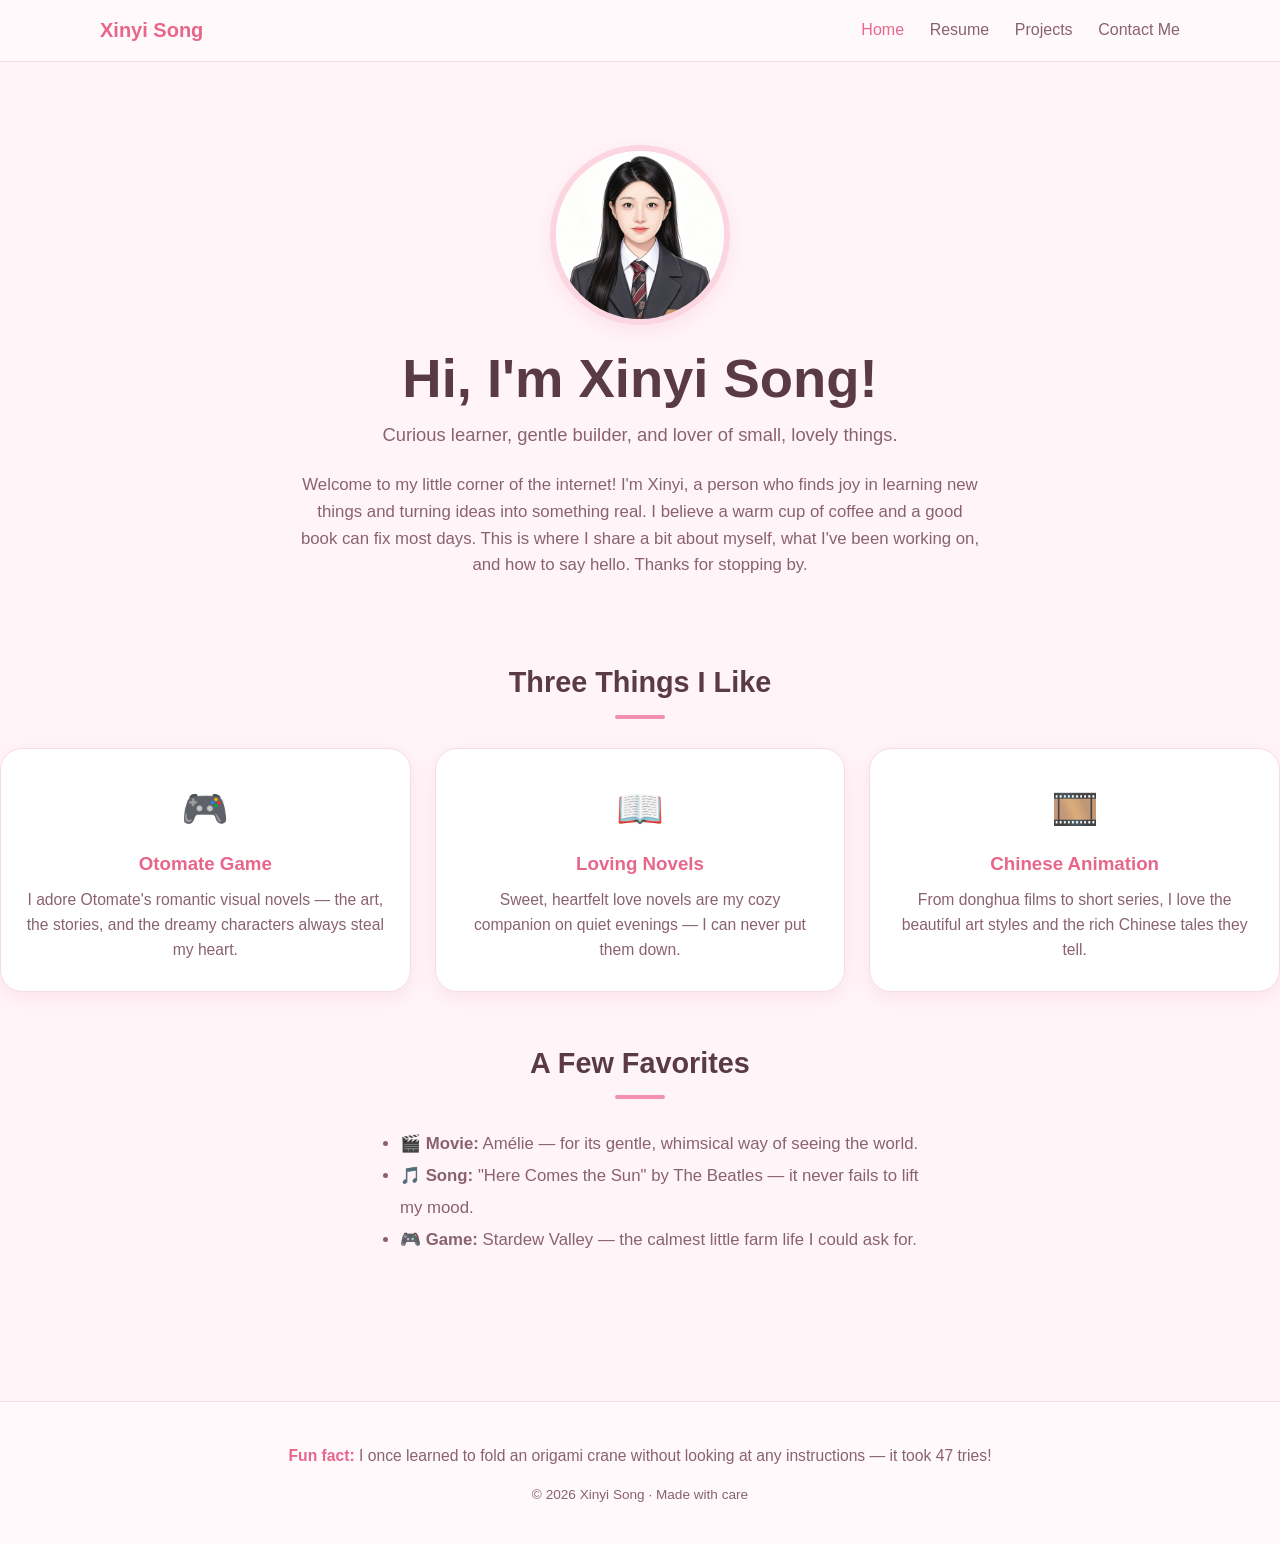
<file: index.html>
<!DOCTYPE html>
<html lang="en">
<head>
  <meta charset="UTF-8" />
  <meta name="viewport" content="width=device-width, initial-scale=1.0" />
  <title>Xinyi Song - Home</title>
  <link rel="stylesheet" href="styles.css" />
</head>
<body>
  <header class="site-header">
    <div class="container nav">
      <span class="brand">Xinyi Song</span>
      <button class="menu-toggle" onclick="document.getElementById('navLinks').classList.toggle('open')">☰</button>
      <ul class="nav-links" id="navLinks">
        <li><a href="index.html" class="active">Home</a></li>
        <li><a href="resume.html">Resume</a></li>
        <li><a href="projects.html">Projects</a></li>
        <li><a href="contact.html">Contact Me</a></li>
      </ul>
    </div>
  </header>

  <main class="page">
    <section class="hero">
      <img class="headshot" src="92E61BEE-AD50-41E1-A040-DAD7E8413ADA.jpeg" alt="Cute girl illustration of Xinyi Song" />
      <h1>Hi, I'm Xinyi Song!</h1>
      <p class="tagline">Curious learner, gentle builder, and lover of small, lovely things.</p>
      <p class="intro">
        Welcome to my little corner of the internet! I'm Xinyi, a person who finds joy in learning
        new things and turning ideas into something real. I believe a warm cup of coffee and a good
        book can fix most days. This is where I share a bit about myself, what I've been working on,
        and how to say hello. Thanks for stopping by.
      </p>
    </section>

    <section class="section">
      <h2 class="section-title">Three Things I Like</h2>
      <div class="likes-grid">
        <article class="card">
          <div class="icon">🎮</div>
          <h3>Otomate Game</h3>
          <p>I adore Otomate's romantic visual novels — the art, the stories, and the dreamy characters always steal my heart.</p>
        </article>
        <article class="card">
          <div class="icon">📖</div>
          <h3>Loving Novels</h3>
          <p>Sweet, heartfelt love novels are my cozy companion on quiet evenings — I can never put them down.</p>
        </article>
        <article class="card">
          <div class="icon">🎞️</div>
          <h3>Chinese Animation</h3>
          <p>From donghua films to short series, I love the beautiful art styles and the rich Chinese tales they tell.</p>
        </article>
      </div>
    </section>

    <section class="section">
      <h2 class="section-title">A Few Favorites</h2>
      <div style="max-width:560px; margin:0 auto;">
        <ul style="line-height:1.9; font-size:1.05rem; color:var(--text-soft);">
          <li>🎬 <strong>Movie:</strong> Amélie — for its gentle, whimsical way of seeing the world.</li>
          <li>🎵 <strong>Song:</strong> "Here Comes the Sun" by The Beatles — it never fails to lift my mood.</li>
          <li>🎮 <strong>Game:</strong> Stardew Valley — the calmest little farm life I could ask for.</li>
        </ul>
      </div>
    </section>
  </main>

  <footer class="site-footer">
    <p class="fun-fact"><strong>Fun fact:</strong> I once learned to fold an origami crane without looking at any instructions — it took 47 tries!</p>
    <p class="footer-copy">© 2026 Xinyi Song · Made with care</p>
  </footer>
</body>
</html>
</file>
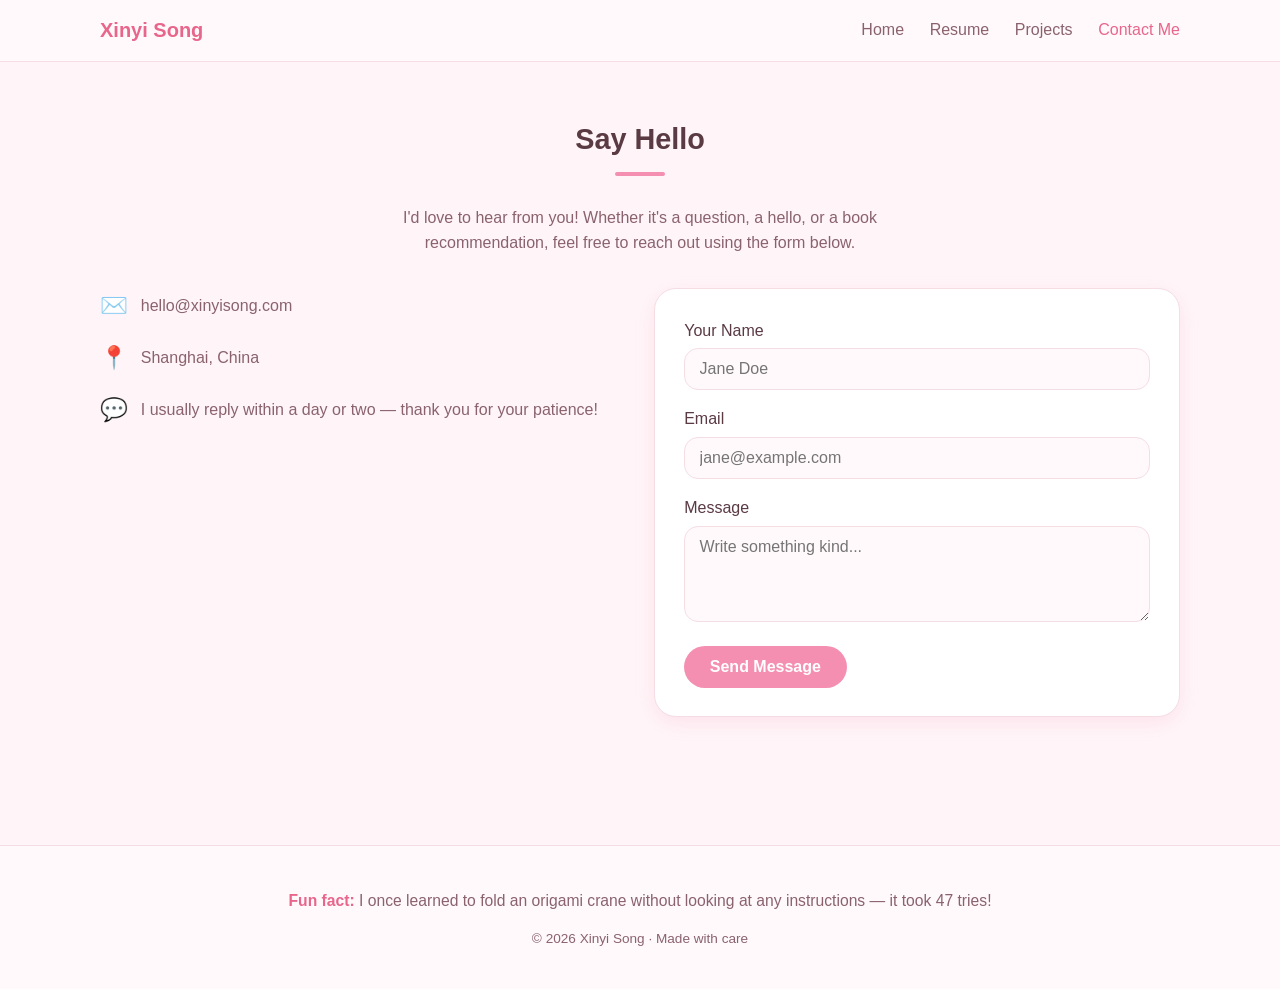
<file: contact.html>
<!DOCTYPE html>
<html lang="en">
<head>
  <meta charset="UTF-8" />
  <meta name="viewport" content="width=device-width, initial-scale=1.0" />
  <title>Xinyi Song - Contact Me</title>
  <link rel="stylesheet" href="styles.css" />
</head>
<body>
  <header class="site-header">
    <div class="container nav">
      <span class="brand">Xinyi Song</span>
      <button class="menu-toggle" onclick="document.getElementById('navLinks').classList.toggle('open')">☰</button>
      <ul class="nav-links" id="navLinks">
        <li><a href="index.html">Home</a></li>
        <li><a href="resume.html">Resume</a></li>
        <li><a href="projects.html">Projects</a></li>
        <li><a href="contact.html" class="active">Contact Me</a></li>
      </ul>
    </div>
  </header>

  <main class="page">
    <div class="container">
      <h1 class="section-title">Say Hello</h1>
      <p style="text-align:center; color:var(--text-soft); max-width:600px; margin:0 auto 2rem;">
        I'd love to hear from you! Whether it's a question, a hello, or a book recommendation,
        feel free to reach out using the form below.
      </p>

      <div class="contact-wrap">
        <div class="contact-info">
          <div class="info-item">
            <span class="icon">✉️</span>
            <span>hello@xinyisong.com</span>
          </div>
          <div class="info-item">
            <span class="icon">📍</span>
            <span>Shanghai, China</span>
          </div>
          <div class="info-item">
            <span class="icon">💬</span>
            <span>I usually reply within a day or two — thank you for your patience!</span>
          </div>
        </div>

        <form class="contact-form" onsubmit="event.preventDefault(); document.getElementById('formMsg').style.display='block'; this.reset();">
          <div class="field">
            <label for="name">Your Name</label>
            <input type="text" id="name" name="name" placeholder="Jane Doe" required />
          </div>
          <div class="field">
            <label for="email">Email</label>
            <input type="email" id="email" name="email" placeholder="jane@example.com" required />
          </div>
          <div class="field">
            <label for="message">Message</label>
            <textarea id="message" name="message" rows="4" placeholder="Write something kind..." required></textarea>
          </div>
          <button type="submit" class="btn">Send Message</button>
          <p id="formMsg" style="display:none; margin-top:1rem; color:var(--primary-dark);">
            Thank you! Your message has been noted. 💛
          </p>
        </form>
      </div>
    </div>
  </main>

  <footer class="site-footer">
    <p class="fun-fact"><strong>Fun fact:</strong> I once learned to fold an origami crane without looking at any instructions — it took 47 tries!</p>
    <p class="footer-copy">© 2026 Xinyi Song · Made with care</p>
  </footer>
</body>
</html>
</file>
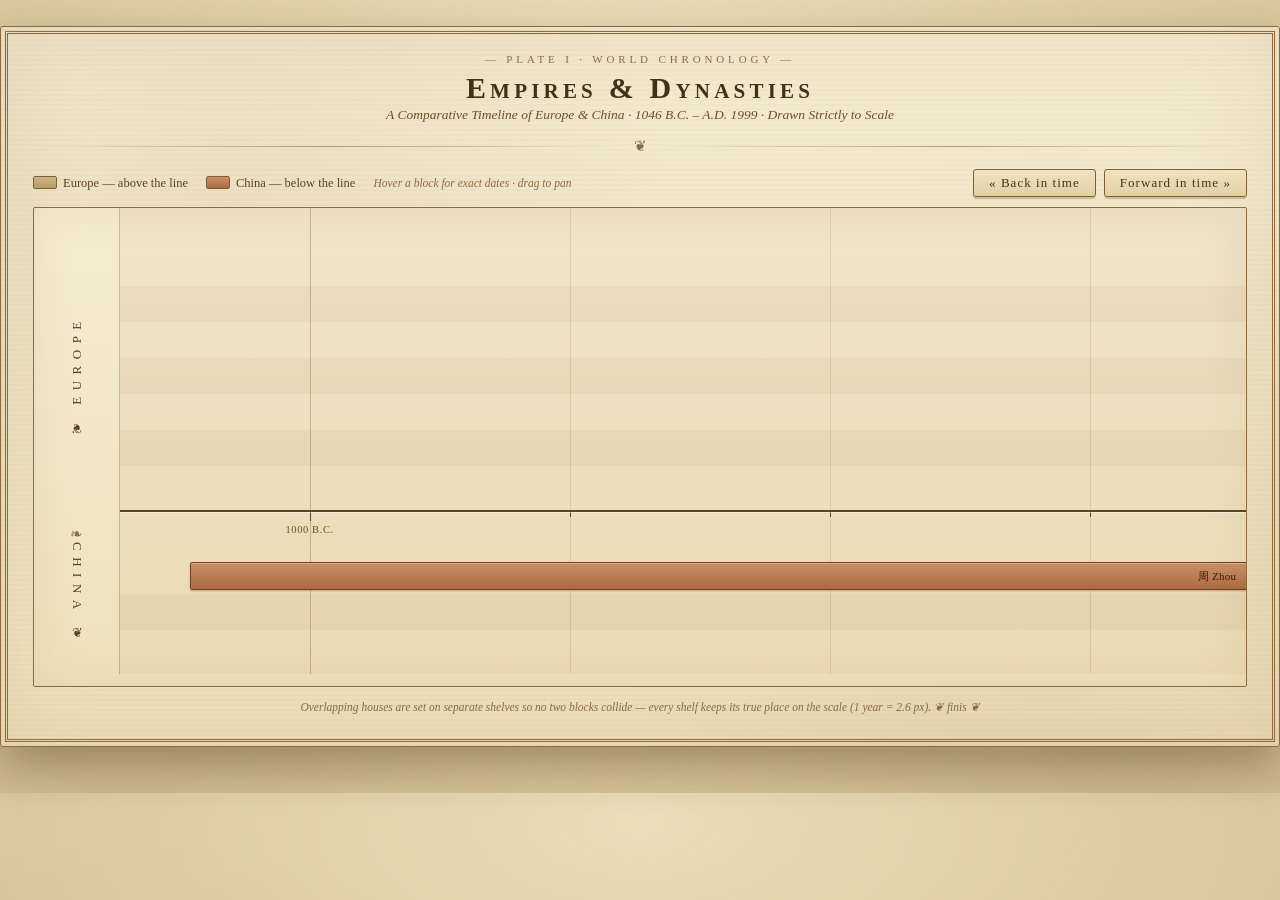
<file: history-timeline.html>
<!DOCTYPE html>
<html lang="en">
<head>
  <meta charset="UTF-8" />
  <meta name="viewport" content="width=device-width, initial-scale=1.0" />
  <title>Empires &amp; Dynasties — A Comparative Timeline of Europe &amp; China</title>
  <style>
    /* ===== Vintage parchment chronology · single-file, no frameworks ===== */
    * { box-sizing: border-box; }

    body {
      margin: 0;
      font-family: 'Palatino Linotype', 'Book Antiqua', Palatino, Georgia,
                   'Times New Roman', 'Kaiti SC', 'STKaiti', 'KaiTi', serif;
      color: #3a2a16;
      background:
        radial-gradient(1100px 520px at 50% 4%, rgba(255, 248, 220, .45), transparent 62%),
        radial-gradient(circle at 88% 92%, rgba(96, 64, 28, .12), transparent 45%),
        radial-gradient(circle at 10% 80%, rgba(96, 64, 28, .12), transparent 45%),
        #d9c69c;
    }

    .sheet {
      max-width: 1280px;
      margin: 26px auto 46px;
      padding: 26px 32px 20px;
      border: 1px solid #8a6b3f;
      outline: 3px double #8a6b3f;
      outline-offset: -8px;
      border-radius: 3px;
      background:
        repeating-linear-gradient(0deg, rgba(120, 90, 50, .028) 0 2px, transparent 2px 5px),
        radial-gradient(circle at 18% 24%, rgba(140, 100, 50, .07), transparent 38%),
        radial-gradient(circle at 82% 78%, rgba(140, 100, 50, .07), transparent 38%),
        linear-gradient(#f5ebd1, #eee0bc);
      box-shadow: 0 18px 44px rgba(60, 40, 15, .35), inset 0 0 90px rgba(140, 100, 50, .13);
    }

    .plate {
      text-align: center; font-size: 11px; letter-spacing: .35em;
      color: #8a6b45; text-transform: uppercase;
    }
    h1 {
      text-align: center; font-size: 30px; font-weight: 600;
      letter-spacing: .14em; font-variant: small-caps;
      margin: 6px 0 2px; color: #43301a;
    }
    .sub {
      text-align: center; font-size: 13.5px; font-style: italic;
      color: #6b4f2a; margin: 0;
    }
    .orn { display: flex; align-items: center; gap: 14px; margin: 14px 0 0; color: #8a6b3f; }
    .orn::before, .orn::after {
      content: ''; flex: 1; height: 1px;
      background: linear-gradient(90deg, transparent, rgba(122, 92, 58, .55), transparent);
    }
    .orn span { font-size: 15px; }

    /* ===== Toolbar: legend + navigation ===== */
    .toolbar {
      display: flex; align-items: center; justify-content: space-between;
      gap: 12px; margin: 14px 0 10px; flex-wrap: wrap;
    }
    .legend {
      display: flex; gap: 18px; align-items: center; flex-wrap: wrap;
      font-size: 12.5px; color: #5a4326;
    }
    .sw {
      display: inline-block; width: 24px; height: 13px; border-radius: 2px;
      border: 1px solid #7c6136; vertical-align: -2px; margin-right: 6px;
    }
    .sw.eu { background: linear-gradient(#cfb489, #b89c66); }
    .sw.cn { background: linear-gradient(#c98f66, #ad6a41); }
    .hint { font-size: 11.5px; font-style: italic; color: #8a6b45; }
    .navbtns { display: flex; gap: 8px; }
    .navbtn {
      font-family: inherit; font-size: 13px; letter-spacing: .08em;
      color: #4a3418; cursor: pointer; padding: 5px 15px;
      background: linear-gradient(#f0e3c1, #e2d0a4);
      border: 1px solid #7c6136; border-radius: 3px;
      box-shadow: 0 2px 0 rgba(90, 60, 20, .25);
    }
    .navbtn:active { transform: translateY(1px); box-shadow: none; }

    /* ===== Board: fixed captions + scrollable chart ===== */
    .board {
      display: flex;
      border: 1px solid #8a6b3f; border-radius: 2px;
      background: linear-gradient(#f6ecd2, #efe1bc);
      box-shadow: inset 0 0 44px rgba(140, 100, 50, .10);
    }
    .side {
      position: relative; flex: 0 0 86px;
      border-right: 1px solid rgba(122, 92, 58, .35);
    }
    .cap {
      position: absolute; left: 50%; writing-mode: vertical-rl;
      display: flex; align-items: center; justify-content: center;
      font-size: 13px; letter-spacing: .5em; text-transform: uppercase;
      color: #5a4326; white-space: nowrap;
    }
    .cap.c-eu { transform: translateX(-50%) rotate(180deg); }
    .cap.c-cn { transform: translateX(-50%); }
    .fleur {
      position: absolute; left: 0; width: 100%; text-align: center;
      color: #8a6b3f; font-size: 15px; transform: translateY(-50%);
    }
    .viewport {
      overflow-x: auto; overflow-y: hidden; position: relative;
      cursor: grab; scrollbar-color: #a98d55 rgba(120, 84, 40, .08); scrollbar-width: thin;
      outline: none;
    }
    .viewport:focus-visible { outline: 2px solid #8a6b3f; outline-offset: -2px; }
    .viewport.grabbing { cursor: grabbing; }
    .viewport::-webkit-scrollbar { height: 11px; }
    .viewport::-webkit-scrollbar-track { background: rgba(120, 84, 40, .08); }
    .viewport::-webkit-scrollbar-thumb {
      background: #a98d55; border-radius: 6px; border: 2px solid #efe1bc;
    }
    .chart { position: relative; user-select: none; }

    /* ===== Chart furniture ===== */
    .bctint { position: absolute; top: 0; bottom: 0; left: 0; background: rgba(146, 90, 40, .055); }
    .gline { position: absolute; top: 0; bottom: 0; width: 1px; }
    .gline.minor { background: rgba(110, 78, 40, .13); }
    .gline.major { background: rgba(110, 78, 40, .30); }
    .laneband { position: absolute; left: 0; right: 0; height: 36px; background: rgba(120, 84, 40, .05); }
    .axisline {
      position: absolute; height: 2px; background: #5a4326;
      box-shadow: 0 1px 0 rgba(255, 255, 255, .4);
    }
    .tick { position: absolute; width: 1px; background: #5a4326; }
    .tick.major { height: 9px; }
    .tick.minor { height: 5px; }
    .axlbl {
      position: absolute; transform: translateX(-50%); white-space: nowrap;
      font-size: 10.5px; letter-spacing: .6px; color: #6b4f2a;
    }

    /* ===== Period blocks ===== */
    .blk { position: absolute; height: 28px; border-radius: 2px; }
    .blk.eu {
      background: linear-gradient(#cfb489, #b89c66);
      border: 1px solid #7c6136; color: #33230f;
      box-shadow: inset 0 1px 0 rgba(255, 255, 255, .4), 0 1px 2px rgba(70, 45, 15, .28);
    }
    .blk.cn {
      background: linear-gradient(#c98f66, #ad6a41);
      border: 1px solid #7a3d20; color: #381c0b;
      box-shadow: inset 0 1px 0 rgba(255, 255, 255, .3), 0 1px 2px rgba(70, 35, 10, .3);
    }
    .blk:hover { filter: brightness(1.07) saturate(1.05); z-index: 40; }
    .in {
      position: absolute; inset: 0; display: flex; align-items: center;
      justify-content: center; padding: 0 5px; overflow: hidden;
      font-size: 11px; letter-spacing: .3px; white-space: nowrap;
    }
    .chip {
      position: absolute; top: 50%; transform: translateY(-50%);
      white-space: nowrap; font-size: 10.5px; letter-spacing: .2px;
      color: #3a2a16; padding: 1px 7px; border-radius: 3px;
      background: rgba(245, 235, 210, .95); border: 1px solid rgba(110, 80, 45, .55);
      box-shadow: 0 1px 2px rgba(70, 45, 15, .2);
      pointer-events: none; z-index: 6;
    }
    .chip-r  { left: 4px; }
    .chip-l  { right: 4px; }
    .chip-xl { left: -4px; transform: translate(-100%, -50%); }
    .tip {
      position: absolute; left: 50%; transform: translateX(-50%);
      white-space: nowrap; font-size: 11px; letter-spacing: .4px;
      background: #33230f; color: #f2e6c8; border: 1px solid #8a6b3f;
      padding: 4px 10px; border-radius: 2px;
      opacity: 0; pointer-events: none; transition: opacity .12s ease; z-index: 60;
    }
    .eu .tip { bottom: calc(100% + 5px); }
    .cn .tip { top: calc(100% + 5px); }
    .blk:hover .tip { opacity: 1; }

    .colophon {
      text-align: center; font-size: 11.5px; font-style: italic;
      color: #8a6b45; margin-top: 13px;
    }

    @media (max-width: 720px) {
      .sheet { padding: 16px 12px 14px; margin: 10px 8px 24px; }
      h1 { font-size: 22px; }
      .side { display: none; }
    }
  </style>
</head>
<body>
  <div class="sheet">
    <div class="plate">— Plate I · World Chronology —</div>
    <h1>Empires &amp; Dynasties</h1>
    <p class="sub">A Comparative Timeline of Europe &amp; China · 1046 B.C. – A.D. 1999 · Drawn Strictly to Scale</p>
    <div class="orn"><span>❦</span></div>

    <div class="toolbar">
      <div class="legend">
        <span><span class="sw eu"></span>Europe — above the line</span>
        <span><span class="sw cn"></span>China — below the line</span>
        <span class="hint">Hover a block for exact dates · drag to pan</span>
      </div>
      <div class="navbtns">
        <button class="navbtn" id="btnL" type="button">&#171; Back in time</button>
        <button class="navbtn" id="btnR" type="button">Forward in time &#187;</button>
      </div>
    </div>

    <div class="board">
      <aside class="side" id="side"></aside>
      <div class="viewport" id="viewport" tabindex="0" aria-label="Scrollable comparative timeline of European and Chinese historical periods">
        <div class="chart" id="chart"></div>
      </div>
    </div>

    <p class="colophon">
      Overlapping houses are set on separate shelves so no two blocks collide —
      every shelf keeps its true place on the scale (1 year = 2.6 px). &#10086; finis &#10086;
    </p>
  </div>

  <script>
  (function () {
    'use strict';

    // ===== Data (years; negative = B.C.) =====
    var EU = [
      { n: 'Roman Republic',          s: -509, e: -27  },
      { n: 'Western Roman Empire',    s: -27,  e: 476  },
      { n: 'Eastern Roman Empire',    s: 330,  e: 1453 },
      { n: 'Middle Ages',             s: 476,  e: 1453 },
      { n: 'Frankish Kingdom',        s: 481,  e: 843  },
      { n: 'Duchy of Normandy',       s: 911,  e: 1204 },
      { n: 'Kingdom of England',      s: 927,  e: 1707 },
      { n: 'Kievan Rus’',             s: 882,  e: 1240 },
      { n: 'Grand Duchy of Moscow',   s: 1283, e: 1547 },
      { n: 'Ottoman Empire',          s: 1299, e: 1923 },
      { n: 'Spanish Empire',          s: 1492, e: 1898 },
      { n: 'Portuguese Empire',       s: 1415, e: 1999 },
      { n: 'Dutch Republic',          s: 1581, e: 1795 },
      { n: 'Commonwealth of England', s: 1649, e: 1660 },
      { n: 'Tsardom of Russia',       s: 1547, e: 1721 },
      { n: 'Russian Empire',          s: 1721, e: 1917 },
      { n: 'First French Empire',     s: 1804, e: 1815 },
      { n: 'German Confederation',    s: 1815, e: 1866 },
      { n: 'Kingdom of Italy',        s: 1861, e: 1946 },
      { n: 'German Empire',           s: 1871, e: 1918 },
      { n: 'Austro-Hungarian Empire', s: 1867, e: 1918 },
      { n: 'Soviet Union',            s: 1922, e: 1991 }
    ];
    var CN = [
      { n: '周 Zhou',                    s: -1046, e: -256 },
      { n: '秦 Qin',                     s: -221,  e: -207 },
      { n: '汉 Han',                     s: -202,  e: 220  },
      { n: '三国 Three Kingdoms',        s: 220,   e: 280  },
      { n: '晋 Jin',                     s: 265,   e: 420  },
      { n: '南北朝 N. & S. Dynasties',   s: 420,   e: 589  },
      { n: '隋 Sui',                     s: 581,   e: 618  },
      { n: '唐 Tang',                    s: 618,   e: 907  },
      { n: '五代 Five Dynasties',        s: 907,   e: 960  },
      { n: '宋 Song',                    s: 960,   e: 1279 },
      { n: '元 Yuan',                    s: 1271,  e: 1368 },
      { n: '明 Ming',                    s: 1368,  e: 1644 },
      { n: '清 Qing',                    s: 1636,  e: 1912 }
    ];

    // ===== Scale & geometry =====
    var MIN = -1046, MAX = 1999, PXY = 2.6;        // pixels per year
    var PAD_L = 70, PAD_R = 70, PAD_T = 42, PAD_B = 44;
    var LANE = 36, BLK = 28;                        // shelf height / block height
    var AXIS_H = 48, AXIS_GAP = 8;

    function estW(t) {                              // rough rendered width of a label
      var w = 16;
      for (var i = 0; i < t.length; i++) {
        var c = t.codePointAt(i);
        if (c > 0x2E7F) w += 12;                    // CJK
        else if (c >= 65 && c <= 90) w += 7.2;      // uppercase
        else if (c === 32) w += 3.5;                // space
        else w += 5.6;
      }
      return w;
    }
    function fmt(y) { return y < 0 ? (-y) + ' B.C.' : 'A.D. ' + y; }
    function xOf(y) { return PAD_L + (y - MIN) * PXY; }

    // Greedy shelf packing: overlapping periods never share a shelf.
    function layout(items) {
      items.sort(function (a, b) { return a.s - b.s || a.e - b.e; });
      var ends = [], lastInLane = {};
      items.forEach(function (it) {
        var lane = -1;
        for (var i = 0; i < ends.length; i++) {
          if (ends[i] <= it.s) { lane = i; break; } // touching ends may share a shelf
        }
        if (lane < 0) { lane = ends.length; ends.push(it.e); }
        else ends[lane] = it.e;
        it.lane = lane;
        if (lastInLane[lane]) {
          lastInLane[lane].nextStart = it.s;         // neighbours on the same shelf
          it.prevEnd = lastInLane[lane].e;
        }
        lastInLane[lane] = it;
      });
      return ends.length;
    }

    var euLanes = layout(EU);
    var cnLanes = layout(CN);

    var EU_TOP = PAD_T;
    var AXIS_TOP = EU_TOP + euLanes * LANE + AXIS_GAP;
    var CN_TOP = AXIS_TOP + AXIS_H;
    var H = CN_TOP + cnLanes * LANE + PAD_B;
    var W = PAD_L + (MAX - MIN) * PXY + PAD_R;

    var chart = document.getElementById('chart');
    var side = document.getElementById('side');
    var vp = document.getElementById('viewport');

    chart.style.width = W + 'px';
    chart.style.height = H + 'px';
    side.style.height = H + 'px';
    vp.style.height = (H + 12) + 'px';               // room for the scrollbar

    function el(cls, css) {
      var d = document.createElement('div');
      d.className = cls;
      for (var k in css) d.style[k] = css[k];
      return d;
    }

    // Before-Christ tint
    chart.appendChild(el('bctint', { width: xOf(0) + 'px' }));

    // Gridlines every 100 years; major every 500 with an axis label
    for (var y = -1000; y <= 2000; y += 100) {
      var x = xOf(y), major = (y % 500 === 0);
      chart.appendChild(el('gline ' + (major ? 'major' : 'minor'), { left: x + 'px' }));
      if (major) {
        chart.appendChild(el('tick major', { left: x + 'px', top: (AXIS_TOP + 2) + 'px' }));
        var lb = el('axlbl', { left: x + 'px', top: (AXIS_TOP + 14) + 'px' });
        lb.textContent = y === 0 ? 'A.D. 1' : fmt(y);
        chart.appendChild(lb);
      } else {
        chart.appendChild(el('tick minor', { left: x + 'px', top: (AXIS_TOP + 2) + 'px' }));
      }
    }

    // Alternating shelf bands (subtle ledger ruling)
    function bands(top0, lanes) {
      for (var i = 1; i < lanes; i += 2) {
        chart.appendChild(el('laneband', { top: (top0 + i * LANE) + 'px' }));
      }
    }
    bands(EU_TOP, euLanes);
    bands(CN_TOP, cnLanes);

    // Axis line
    chart.appendChild(el('axisline', { left: '0px', right: '0px', top: AXIS_TOP + 'px' }));

    // Side captions (fixed column, aligned with the shelves)
    function cap(text, top, h, cls) {
      var c = el('cap ' + cls, { top: top + 'px', height: h + 'px' });
      c.textContent = text;
      side.appendChild(c);
    }
    cap('\u2766 Europe', EU_TOP, euLanes * LANE, 'c-eu');
    cap('China \u2766', CN_TOP, cnLanes * LANE, 'c-cn');
    var f = el('fleur', { top: (AXIS_TOP + AXIS_H / 2) + 'px' });
    f.textContent = '\u2767';
    side.appendChild(f);

    // Period blocks
    function addBlock(it, civ) {
      var bw = Math.max(6, (it.e - it.s) * PXY);
      var top = (civ === 'eu' ? EU_TOP : CN_TOP) + it.lane * LANE + (LANE - BLK) / 2;
      var d = el('blk ' + civ, {
        left: xOf(it.s) + 'px',
        top: top + 'px',
        width: bw + 'px'
      });

      var tip = document.createElement('span');
      tip.className = 'tip';
      tip.textContent = it.n + ' \u00B7 ' + fmt(it.s) + ' \u2013 ' + fmt(it.e);
      d.appendChild(tip);

      var w = estW(it.n);
      if (w <= bw - 6) {
        var inside = document.createElement('span');
        inside.className = 'in';
        inside.textContent = it.n;
        d.appendChild(inside);
      } else {
        // Narrow block: anchor the label as a tag, into free space on its own shelf
        var rightGap = (it.nextStart != null ? it.nextStart - it.e : MAX - it.e) * PXY;
        var leftGap = (it.prevEnd != null ? it.s - it.prevEnd : it.s - MIN) * PXY;
        var c = document.createElement('span');
        if (bw + rightGap - 8 >= w) c.className = 'chip chip-r';
        else if (bw + leftGap - 8 >= w) c.className = 'chip chip-l';
        else c.className = 'chip chip-xl';
        c.textContent = it.n;
        d.appendChild(c);
      }
      chart.appendChild(d);
    }
    EU.forEach(function (it) { addBlock(it, 'eu'); });
    CN.forEach(function (it) { addBlock(it, 'cn'); });

    // ===== Navigation: buttons, drag-to-pan, arrow keys =====
    function go(dx) { vp.scrollBy({ left: dx, behavior: 'smooth' }); }
    document.getElementById('btnL').addEventListener('click', function () { go(-vp.clientWidth * 0.75); });
    document.getElementById('btnR').addEventListener('click', function () { go(vp.clientWidth * 0.75); });

    var down = false, sx = 0, sl = 0;
    vp.addEventListener('mousedown', function (e) {
      down = true; sx = e.pageX; sl = vp.scrollLeft;
      vp.classList.add('grabbing');
      e.preventDefault();
    });
    window.addEventListener('mousemove', function (e) {
      if (down) vp.scrollLeft = sl - (e.pageX - sx);
    });
    window.addEventListener('mouseup', function () {
      down = false; vp.classList.remove('grabbing');
    });
    vp.addEventListener('keydown', function (e) {
      if (e.key === 'ArrowRight') { vp.scrollLeft += 170; e.preventDefault(); }
      else if (e.key === 'ArrowLeft') { vp.scrollLeft -= 170; e.preventDefault(); }
    });
  })();
  </script>
</body>
</html>
</file>
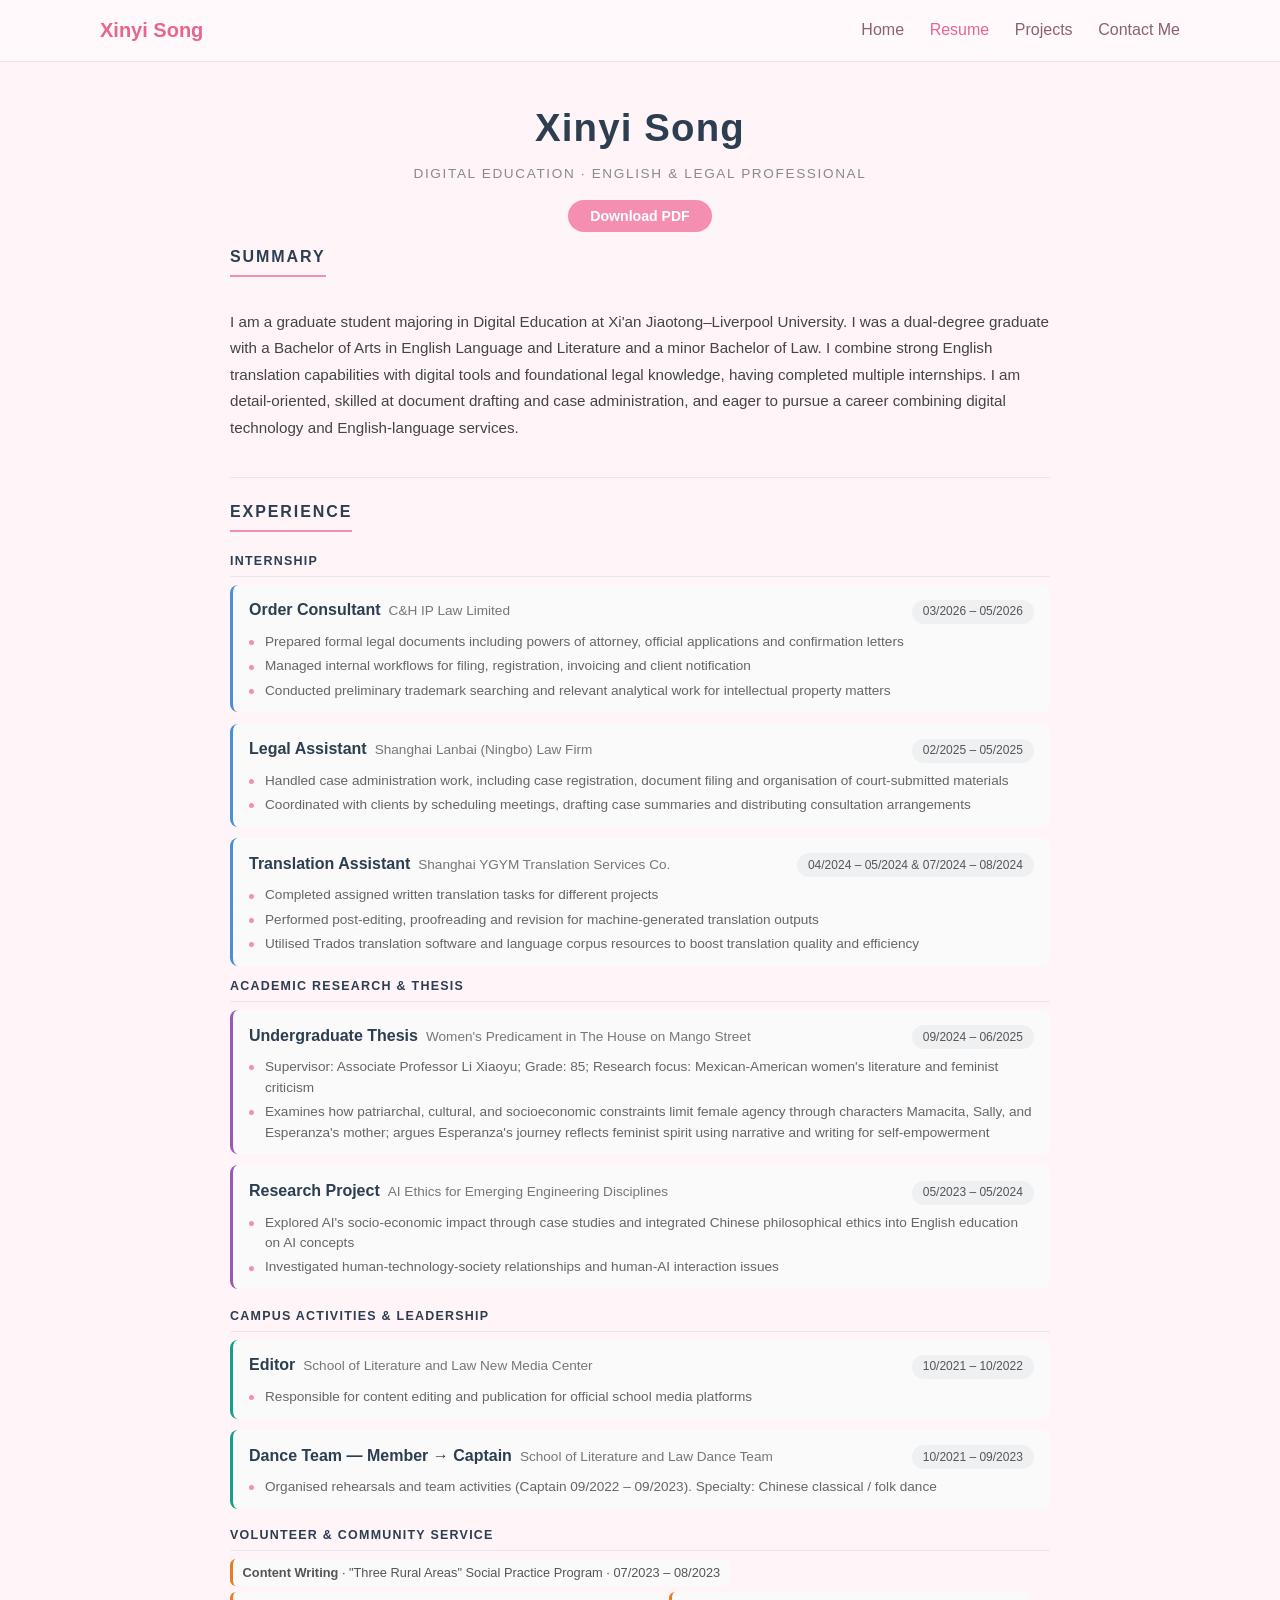
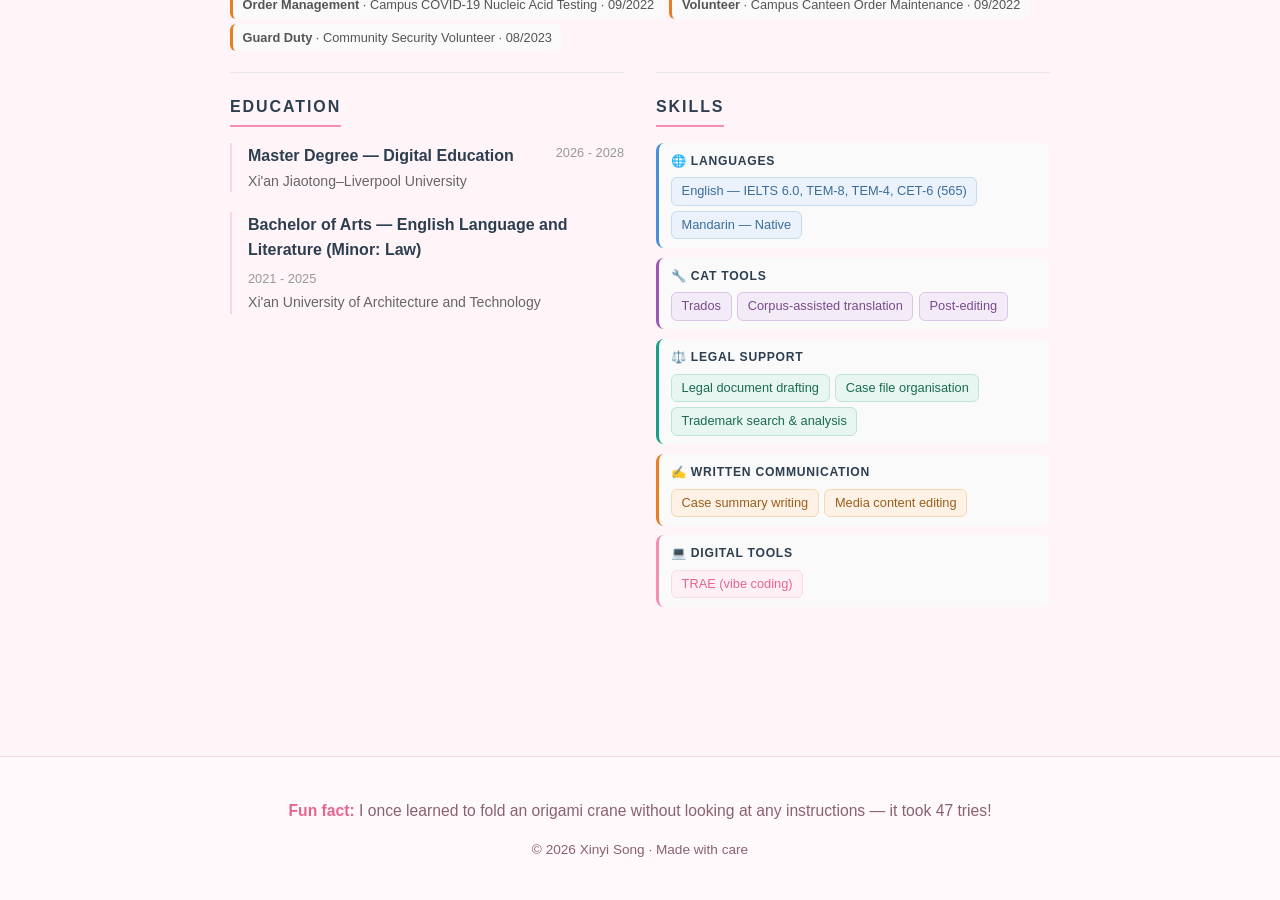
<file: resume.html>
<!DOCTYPE html>
<html lang="en">
<head>
  <meta charset="UTF-8" />
  <meta name="viewport" content="width=device-width, initial-scale=1.0" />
  <title>Xinyi Song - Resume</title>
  <link rel="stylesheet" href="styles.css" />
  <style>
    /* ===== Resume page: professional overrides ===== */
    .page .container { max-width: 820px; }

    /* Name header */
    .resume-header { text-align: center; padding-bottom: 0.3rem; }
    .resume-header h1 {
      font-size: 2.4rem; margin: 0; color: #2c3e50;
      letter-spacing: 0.03em; font-weight: 700;
    }
    .resume-header .resume-subtitle {
      color: #8a8a8a; font-size: 0.85rem; margin: 0.3rem 0 0;
      letter-spacing: 0.12em; text-transform: uppercase;
    }

    /* Download button */
    .download-wrap { text-align: center; margin: 0.8rem 0 1rem; }
    .download-btn { font-size: 0.88rem; padding: 0.5rem 1.4rem; }

    /* Section blocks: clean, structured */
    .resume-block {
      background: none; border: none; border-radius: 0;
      box-shadow: none; padding: 1.3rem 0; margin-bottom: 0;
      border-top: 1px solid #e8e8e8;
    }
    .resume-block:first-of-type { border-top: none; padding-top: 0; }
    .resume-block h2 {
      text-transform: uppercase; letter-spacing: 0.12em;
      font-size: 1rem; color: #2c3e50; margin: 0 0 1rem;
      padding-bottom: 0.35rem; border-bottom: 2px solid var(--primary);
      display: inline-block;
    }

    /* Summary */
    .summary-text { font-size: 0.95rem; line-height: 1.75; color: #444; }

    /* Experience entries: timeline-style left border */
    .entry {
      margin-bottom: 1.2rem; padding-left: 1rem;
      border-left: 2px solid var(--accent);
    }
    .entry:last-child { margin-bottom: 0; }
    .entry-head h3 { font-size: 1rem; color: #2c3e50; }
    .entry .date { font-size: 0.8rem; color: #999; font-weight: 500; }
    .entry .org { font-size: 0.88rem; color: #666; }
    .entry ul li { font-size: 0.88rem; color: #666; line-height: 1.5; }

    /* Experience: enhanced scannable cards */
    .exp-section .entry {
      background: #fafafa; border-radius: 8px;
      padding: 0.8rem 1rem 0.7rem; margin-bottom: 0.7rem;
    }
    .exp-entry--intern     { border-left: 3px solid #4a90d9; }
    .exp-entry--research   { border-left: 3px solid #9b59b6; }
    .exp-entry--campus     { border-left: 3px solid #16a085; }
    .exp-entry--vol        { border-left: 3px solid #e67e22; }
    .exp-section .entry-head {
      display: flex; justify-content: space-between; align-items: baseline;
      flex-wrap: wrap; gap: 0.3rem 1rem; margin-bottom: 0.5rem;
    }
    .exp-section .entry-title-group {
      display: flex; align-items: baseline; gap: 0.5rem; flex-wrap: wrap;
    }
    .exp-section .entry-title-group h3 { margin: 0; }
    .exp-section .entry-title-group .org { margin: 0; font-size: 0.85rem; color: #777; }
    .exp-section .entry .date {
      font-size: 0.75rem; color: #555; background: #eef0f2;
      border-radius: 999px; padding: 0.15rem 0.7rem; white-space: nowrap;
    }
    .exp-section .entry ul { list-style: none; margin: 0; padding: 0; }
    .exp-section .entry ul li {
      font-size: 0.85rem; color: #666; line-height: 1.5;
      padding-left: 1rem; position: relative; margin-bottom: 0.25rem;
    }
    .exp-section .entry ul li:last-child { margin-bottom: 0; }
    .exp-section .entry ul li::before {
      content: ""; position: absolute; left: 0; top: 0.6em;
      width: 5px; height: 5px; border-radius: 50%; background: var(--primary);
    }
    .exp-entry--intern   ul li::before { background: #4a90d9; }
    .exp-entry--research ul li::before { background: #9b59b6; }
    .exp-entry--campus   ul li::before { background: #16a085; }
    .exp-entry--vol      ul li::before { background: #e67e22; }

    /* Experience subsections */
    .exp-subsection {
      font-size: 0.78rem; font-weight: 700; color: #2c3e50;
      text-transform: uppercase; letter-spacing: 0.1em;
      margin: 1.1rem 0 0.5rem;
      padding-bottom: 0.25rem; border-bottom: 1px solid #e8e8e8;
    }
    .exp-subsection:first-of-type { margin-top: 0.2rem; }

    /* Compact volunteer inline chips */
    .vol-list {
      display: flex; flex-wrap: wrap; gap: 0.35rem;
    }
    .vol-chip {
      border-left: 3px solid #e67e22; background: #fafafa;
      padding: 0.28rem 0.6rem; border-radius: 6px;
      font-size: 0.8rem; color: #555; line-height: 1.4;
    }

    /* Two-column: Education + Skills */
    .resume-two-col { display: grid; grid-template-columns: 1fr 1fr; gap: 2rem; }
    .resume-two-col .resume-block { border-top: 1px solid #e8e8e8; padding-top: 1.3rem; }

    /* Skills: color-coded category cards */
    .skill-group {
      background: #fafafa; border-radius: 8px; padding: 0.55rem 0.75rem;
      margin-bottom: 0.6rem; border-left: 3px solid #ccc;
    }
    .skill-group:last-child { margin-bottom: 0; }
    .skill-group--lang   { border-left-color: #4a90d9; }
    .skill-group--cat    { border-left-color: #9b59b6; }
    .skill-group--legal  { border-left-color: #16a085; }
    .skill-group--comm   { border-left-color: #e67e22; }
    .skill-group--tech   { border-left-color: var(--primary); }
    .skill-group-title {
      font-weight: 700; font-size: 0.76rem; color: #2c3e50;
      text-transform: uppercase; letter-spacing: 0.06em; margin-bottom: 0.4rem;
      display: flex; align-items: center; gap: 0.3rem;
    }
    .skill-chips { display: flex; flex-wrap: wrap; gap: 0.35rem; }
    .skill-chip {
      border: 1px solid var(--border); border-radius: 6px;
      padding: 0.18rem 0.6rem; font-size: 0.8rem;
      transition: transform 0.15s ease, box-shadow 0.15s ease; cursor: default;
    }
    .skill-group--lang   .skill-chip { background: #ebf2fb; border-color: #c5dcf2; color: #3a6d9a; }
    .skill-group--cat    .skill-chip { background: #f3ebf7; border-color: #dcc4e8; color: #7a4a8e; }
    .skill-group--legal  .skill-chip { background: #e8f6f1; border-color: #bfe3d6; color: #1a6b52; }
    .skill-group--comm   .skill-chip { background: #fdf2e5; border-color: #f5d9b3; color: #9a5e1a; }
    .skill-group--tech   .skill-chip { background: #fff0f5; border-color: var(--border); color: var(--primary-dark); }
    .skill-chip:hover {
      transform: translateY(-1px);
      box-shadow: 0 2px 6px rgba(0,0,0,0.08);
    }

    /* Responsive */
    @media (max-width: 700px) {
      .resume-two-col { grid-template-columns: 1fr; gap: 0; }
    }

    @media print {
      .site-header, .site-footer, .download-btn, .download-wrap { display: none !important; }
      .page { padding: 0 !important; }
      .page .container {
        max-width: none; width: 100%;
        transform: scale(0.92); transform-origin: top center;
      }
      .resume-header { padding-bottom: 0; }
      .resume-header h1 { font-size: 1.35rem; }
      .resume-header .resume-subtitle { margin: 0; font-size: 0.65rem; }
      .resume-block { box-shadow: none; padding: 0.15rem 0; border-top: none; }
      .resume-block:first-of-type { border-top: none; }
      .resume-block h2 { font-size: 0.76rem; margin-bottom: 0.2rem; padding-bottom: 0.1rem; }
      .resume-two-col { grid-template-columns: 1fr 1fr; gap: 0.6rem; }
      .summary-text { font-size: 0.7rem; line-height: 1.25; margin: 0; }
      .summary-more { display: none; }
      .exp-section { display: grid; grid-template-columns: 1fr 1fr; gap: 0.35rem; }
      .exp-col { display: block; }
      .exp-subsection { font-size: 0.6rem; margin: 0.35rem 0 0.1rem; padding-bottom: 0.06rem; letter-spacing: 0.05em; }
      .exp-section .entry { padding: 0.2rem 0.45rem 0.1rem; margin-bottom: 0.12rem; border-left-width: 2px; border-radius: 3px; }
      .exp-section .entry-head { margin-bottom: 0.06rem; }
      .exp-section .entry-title-group h3 { font-size: 0.72rem; }
      .exp-section .entry-title-group .org { font-size: 0.62rem; }
      .exp-section .entry .date { font-size: 0.56rem; padding: 0.02rem 0.3rem; }
      .exp-section .entry ul li { font-size: 0.6rem; line-height: 1.1; margin-bottom: 0; padding-left: 0.6rem; }
      .exp-section .entry ul li:not(:first-child) { display: none; }
      .exp-section .entry ul li::before { width: 3px; height: 3px; top: 0.4em; }
      .vol-list { gap: 0.15rem; }
      .vol-chip { padding: 0.12rem 0.35rem; border-left-width: 2px; border-radius: 3px; font-size: 0.58rem; }
      .entry { margin-bottom: 0.2rem; padding-left: 0.4rem; }
      .entry-head h3 { font-size: 0.72rem; }
      .entry .date { font-size: 0.6rem; }
      .entry .org { font-size: 0.62rem; margin: 0.03rem 0 !important; }
      .entry ul { margin: 0 !important; padding: 0 !important; list-style: none; }
      .entry ul li { display: none; }
      .entry ul li:first-child { display: block; font-size: 0.6rem; color: #666; padding-left: 0; }
      .skill-group { padding: 0.1rem 0.3rem; margin-bottom: 0.12rem; border-left-width: 2px; }
      .skill-group-title { font-size: 0.58rem; margin-bottom: 0.06rem; }
      .skill-chip { font-size: 0.52rem; padding: 0.02rem 0.28rem; }
      @page { margin: 0.35cm; }
    }
  </style>
</head>
<body>
  <header class="site-header">
    <div class="container nav">
      <span class="brand">Xinyi Song</span>
      <button class="menu-toggle" onclick="document.getElementById('navLinks').classList.toggle('open')">☰</button>
      <ul class="nav-links" id="navLinks">
        <li><a href="index.html">Home</a></li>
        <li><a href="resume.html" class="active">Resume</a></li>
        <li><a href="projects.html">Projects</a></li>
        <li><a href="contact.html">Contact Me</a></li>
      </ul>
    </div>
  </header>

  <main class="page">
    <div class="container">
      <div class="resume-header">
        <h1>Xinyi Song</h1>
        <p class="resume-subtitle">Digital Education &middot; English &amp; Legal Professional</p>
      </div>

      <div class="download-wrap">
        <a class="btn download-btn" href="resume.pdf" download>Download PDF</a>
      </div>

      <section class="resume-block">
        <h2>Summary</h2>
        <p class="summary-text">I am a graduate student majoring in Digital Education at Xi'an Jiaotong–Liverpool University. I was a dual-degree graduate with a Bachelor of Arts in English Language and Literature and a minor Bachelor of Law. <span class="summary-more">I combine strong English translation capabilities with digital tools and foundational legal knowledge, having completed multiple internships. I am detail-oriented, skilled at document drafting and case administration, and eager to pursue a career combining digital technology and English-language services.</span></p>
      </section>

      <section class="resume-block exp-section">
        <h2>Experience</h2>

        <div class="exp-col exp-col--intern">
          <div class="exp-subsection">Internship</div>
          <div class="entry exp-entry--intern">
            <div class="entry-head">
              <div class="entry-title-group">
                <h3>Order Consultant</h3>
                <span class="org">C&amp;H IP Law Limited</span>
              </div>
              <span class="date">03/2026 – 05/2026</span>
            </div>
            <ul>
              <li>Prepared formal legal documents including powers of attorney, official applications and confirmation letters</li>
              <li>Managed internal workflows for filing, registration, invoicing and client notification</li>
              <li>Conducted preliminary trademark searching and relevant analytical work for intellectual property matters</li>
            </ul>
          </div>
          <div class="entry exp-entry--intern">
            <div class="entry-head">
              <div class="entry-title-group">
                <h3>Legal Assistant</h3>
                <span class="org">Shanghai Lanbai (Ningbo) Law Firm</span>
              </div>
              <span class="date">02/2025 – 05/2025</span>
            </div>
            <ul>
              <li>Handled case administration work, including case registration, document filing and organisation of court-submitted materials</li>
              <li>Coordinated with clients by scheduling meetings, drafting case summaries and distributing consultation arrangements</li>
            </ul>
          </div>
          <div class="entry exp-entry--intern">
            <div class="entry-head">
              <div class="entry-title-group">
                <h3>Translation Assistant</h3>
                <span class="org">Shanghai YGYM Translation Services Co.</span>
              </div>
              <span class="date">04/2024 – 05/2024 &amp; 07/2024 – 08/2024</span>
            </div>
            <ul>
              <li>Completed assigned written translation tasks for different projects</li>
              <li>Performed post-editing, proofreading and revision for machine-generated translation outputs</li>
              <li>Utilised Trados translation software and language corpus resources to boost translation quality and efficiency</li>
            </ul>
          </div>
        </div>

        <div class="exp-col exp-col--other">
          <div class="exp-subsection">Academic Research &amp; Thesis</div>
          <div class="entry exp-entry--research">
            <div class="entry-head">
              <div class="entry-title-group">
                <h3>Undergraduate Thesis</h3>
                <span class="org">Women's Predicament in The House on Mango Street</span>
              </div>
              <span class="date">09/2024 – 06/2025</span>
            </div>
            <ul>
              <li>Supervisor: Associate Professor Li Xiaoyu; Grade: 85; Research focus: Mexican-American women's literature and feminist criticism</li>
              <li>Examines how patriarchal, cultural, and socioeconomic constraints limit female agency through characters Mamacita, Sally, and Esperanza's mother; argues Esperanza's journey reflects feminist spirit using narrative and writing for self-empowerment</li>
            </ul>
          </div>
          <div class="entry exp-entry--research">
            <div class="entry-head">
              <div class="entry-title-group">
                <h3>Research Project</h3>
                <span class="org">AI Ethics for Emerging Engineering Disciplines</span>
              </div>
              <span class="date">05/2023 – 05/2024</span>
            </div>
            <ul>
              <li>Explored AI's socio-economic impact through case studies and integrated Chinese philosophical ethics into English education on AI concepts</li>
              <li>Investigated human-technology-society relationships and human-AI interaction issues</li>
            </ul>
          </div>

          <div class="exp-subsection">Campus Activities &amp; Leadership</div>
          <div class="entry exp-entry--campus">
            <div class="entry-head">
              <div class="entry-title-group">
                <h3>Editor</h3>
                <span class="org">School of Literature and Law New Media Center</span>
              </div>
              <span class="date">10/2021 – 10/2022</span>
            </div>
            <ul>
              <li>Responsible for content editing and publication for official school media platforms</li>
            </ul>
          </div>
          <div class="entry exp-entry--campus">
            <div class="entry-head">
              <div class="entry-title-group">
                <h3>Dance Team — Member → Captain</h3>
                <span class="org">School of Literature and Law Dance Team</span>
              </div>
              <span class="date">10/2021 – 09/2023</span>
            </div>
            <ul>
              <li>Organised rehearsals and team activities (Captain 09/2022 – 09/2023). Specialty: Chinese classical / folk dance</li>
            </ul>
          </div>

          <div class="exp-subsection">Volunteer &amp; Community Service</div>
          <div class="vol-list">
            <div class="vol-chip"><strong>Content Writing</strong> &middot; "Three Rural Areas" Social Practice Program &middot; 07/2023 – 08/2023</div>
            <div class="vol-chip"><strong>Order Management</strong> &middot; Campus COVID-19 Nucleic Acid Testing &middot; 09/2022</div>
            <div class="vol-chip"><strong>Volunteer</strong> &middot; Campus Canteen Order Maintenance &middot; 09/2022</div>
            <div class="vol-chip"><strong>Guard Duty</strong> &middot; Community Security Volunteer &middot; 08/2023</div>
          </div>
        </div>
      </section>

      <div class="resume-two-col">
        <section class="resume-block">
          <h2>Education</h2>
          <div class="entry">
            <div class="entry-head">
              <h3>Master Degree — Digital Education</h3>
              <span class="date">2026 - 2028</span>
            </div>
            <p class="org">Xi'an Jiaotong–Liverpool University</p>
          </div>
          <div class="entry">
            <div class="entry-head">
              <h3>Bachelor of Arts — English Language and Literature (Minor: Law)</h3>
              <span class="date">2021 - 2025</span>
            </div>
            <p class="org">Xi'an University of Architecture and Technology</p>
          </div>
        </section>

        <section class="resume-block">
          <h2>Skills</h2>
          <div class="skill-group skill-group--lang">
            <div class="skill-group-title">🌐 Languages</div>
            <div class="skill-chips">
              <span class="skill-chip">English — IELTS 6.0, TEM-8, TEM-4, CET-6 (565)</span>
              <span class="skill-chip">Mandarin — Native</span>
            </div>
          </div>
          <div class="skill-group skill-group--cat">
            <div class="skill-group-title">🔧 CAT Tools</div>
            <div class="skill-chips">
              <span class="skill-chip">Trados</span>
              <span class="skill-chip">Corpus-assisted translation</span>
              <span class="skill-chip">Post-editing</span>
            </div>
          </div>
          <div class="skill-group skill-group--legal">
            <div class="skill-group-title">⚖️ Legal Support</div>
            <div class="skill-chips">
              <span class="skill-chip">Legal document drafting</span>
              <span class="skill-chip">Case file organisation</span>
              <span class="skill-chip">Trademark search &amp; analysis</span>
            </div>
          </div>
          <div class="skill-group skill-group--comm">
            <div class="skill-group-title">✍️ Written Communication</div>
            <div class="skill-chips">
              <span class="skill-chip">Case summary writing</span>
              <span class="skill-chip">Media content editing</span>
            </div>
          </div>
          <div class="skill-group skill-group--tech">
            <div class="skill-group-title">💻 Digital Tools</div>
            <div class="skill-chips">
              <span class="skill-chip">TRAE (vibe coding)</span>
            </div>
          </div>
        </section>
      </div>
    </div>
  </main>

  <footer class="site-footer">
    <p class="fun-fact"><strong>Fun fact:</strong> I once learned to fold an origami crane without looking at any instructions — it took 47 tries!</p>
    <p class="footer-copy">© 2026 Xinyi Song · Made with care</p>
  </footer>
</body>
</html>
</file>
<file: styles.css>
/* ===== Base ===== */
:root {
  --bg: #fff5f8;
  --bg-alt: #fff9fb;
  --card: #ffffff;
  --primary: #f48fb1;
  --primary-dark: #e8668c;
  --accent: #fbd5e0;
  --text: #5a3a43;
  --text-soft: #8a626e;
  --border: #f5dde4;
  --shadow: 0 6px 20px rgba(232, 102, 140, 0.12);
  --radius: 22px;
  --radius-sm: 14px;
}

* { box-sizing: border-box; }

body {
  margin: 0;
  font-family: "Segoe UI", "Helvetica Neue", Arial, sans-serif;
  background: var(--bg);
  color: var(--text);
  line-height: 1.6;
  display: flex;
  flex-direction: column;
  min-height: 100vh;
}

img { max-width: 100%; display: block; }
a { color: var(--primary-dark); text-decoration: none; }
a:hover { text-decoration: underline; }

/* ===== Layout ===== */
.container {
  width: min(1080px, 92%);
  margin: 0 auto;
}

.page {
  flex: 1;
  padding: 2.2rem 0 3rem;
}

/* ===== Header / Nav ===== */
.site-header {
  background: var(--bg-alt);
  border-bottom: 1px solid var(--border);
  position: sticky;
  top: 0;
  z-index: 10;
}

.nav {
  display: flex;
  align-items: center;
  justify-content: space-between;
  padding: 0.9rem 0;
  gap: 1rem;
}

.brand {
  font-weight: 700;
  font-size: 1.25rem;
  color: var(--primary-dark);
}

.nav-links {
  display: flex;
  gap: 1.6rem;
  list-style: none;
  margin: 0;
  padding: 0;
}

.nav-links a {
  color: var(--text-soft);
  font-weight: 500;
  padding: 0.4rem 0;
}

.nav-links a:hover,
.nav-links a.active {
  color: var(--primary-dark);
  text-decoration: none;
}

.menu-toggle {
  display: none;
  background: none;
  border: none;
  font-size: 1.5rem;
  cursor: pointer;
  color: var(--primary-dark);
}

/* ===== Hero ===== */
.hero {
  text-align: center;
  padding: 3rem 1rem 2rem;
}

.headshot {
  width: 180px;
  height: 180px;
  border-radius: 50%;
  object-fit: cover;
  margin: 0 auto 1.5rem;
  border: 6px solid var(--accent);
  box-shadow: var(--shadow);
}

.hero h1 {
  font-size: 3.4rem;
  margin: 0 0 0.7rem;
  line-height: 1.1;
  color: var(--text);
}

.hero .tagline {
  font-size: 1.15rem;
  color: var(--text-soft);
  margin: 0 auto 1.4rem;
  max-width: 640px;
}

.intro {
  font-size: 1.05rem;
  color: var(--text-soft);
  max-width: 680px;
  margin: 0 auto;
}

/* ===== Section titles ===== */
.section {
  margin-top: 3rem;
}

.section-title {
  text-align: center;
  font-size: 1.8rem;
  margin-bottom: 1.8rem;
  color: var(--text);
}

.section-title::after {
  content: "";
  display: block;
  width: 50px;
  height: 4px;
  background: var(--primary);
  border-radius: 4px;
  margin: 0.6rem auto 0;
}

/* ===== Likes cards ===== */
.likes-grid {
  display: grid;
  grid-template-columns: repeat(3, 1fr);
  gap: 1.5rem;
}

.card {
  background: var(--card);
  border-radius: var(--radius);
  padding: 1.8rem 1.5rem;
  text-align: center;
  box-shadow: var(--shadow);
  border: 1px solid var(--border);
  transition: transform 0.2s ease;
}

.card:hover { transform: translateY(-4px); }

.card .icon {
  font-size: 2.4rem;
  margin-bottom: 0.6rem;
}

.card h3 {
  margin: 0 0 0.5rem;
  color: var(--primary-dark);
}

.card p {
  margin: 0;
  color: var(--text-soft);
  font-size: 0.98rem;
}

/* ===== Footer ===== */
.site-footer {
  background: var(--bg-alt);
  border-top: 1px solid var(--border);
  text-align: center;
  padding: 1.6rem 1rem;
  margin-top: 5rem;
}

.fun-fact {
  color: var(--text-soft);
  font-size: 0.98rem;
}

.fun-fact strong { color: var(--primary-dark); }

.footer-copy {
  margin-top: 0.4rem;
  font-size: 0.85rem;
  color: var(--text-soft);
}

/* ===== Resume ===== */
.resume-block {
  background: var(--card);
  border-radius: var(--radius);
  padding: 1.8rem;
  margin-bottom: 1.5rem;
  box-shadow: var(--shadow);
  border: 1px solid var(--border);
}

.resume-block h2 {
  margin-top: 0;
  color: var(--primary-dark);
  font-size: 1.4rem;
}

.entry {
  margin-bottom: 1.2rem;
}

.entry:last-child { margin-bottom: 0; }

.entry .entry-head {
  display: flex;
  justify-content: space-between;
  flex-wrap: wrap;
  gap: 0.4rem;
}

.entry h3 { margin: 0; font-size: 1.1rem; color: var(--text); }
.entry .date { color: var(--text-soft); font-size: 0.9rem; }
.entry .org { color: var(--primary-dark); font-weight: 500; margin: 0.1rem 0; }
.entry ul { margin: 0.4rem 0 0; padding-left: 1.2rem; color: var(--text-soft); }
.entry li { margin-bottom: 0.2rem; }

/* ===== Projects ===== */
.projects-grid {
  display: grid;
  grid-template-columns: repeat(2, 1fr);
  gap: 1.5rem;
}

.project-card {
  background: var(--card);
  border-radius: var(--radius);
  overflow: hidden;
  box-shadow: var(--shadow);
  border: 1px solid var(--border);
  display: flex;
  flex-direction: column;
}

.project-card .thumb {
  width: 100%;
  aspect-ratio: 16 / 9;
  object-fit: cover;
}

.project-card .body {
  padding: 1.2rem 1.4rem 1.6rem;
}

.project-card h3 { margin: 0 0 0.4rem; color: var(--primary-dark); }
.project-card p { margin: 0 0 0.8rem; color: var(--text-soft); font-size: 0.96rem; }

.tags { display: flex; gap: 0.4rem; flex-wrap: wrap; }
.tag {
  background: var(--accent);
  color: #5a4225;
  padding: 0.2rem 0.7rem;
  border-radius: 999px;
  font-size: 0.8rem;
}

/* ===== Contact ===== */
.contact-wrap {
  display: grid;
  grid-template-columns: 1fr 1fr;
  gap: 1.8rem;
}

.contact-info .info-item {
  display: flex;
  align-items: center;
  gap: 0.8rem;
  margin-bottom: 1rem;
  color: var(--text-soft);
}

.contact-info .info-item .icon {
  font-size: 1.4rem;
}

.contact-form {
  background: var(--card);
  border-radius: var(--radius);
  padding: 1.8rem;
  box-shadow: var(--shadow);
  border: 1px solid var(--border);
}

.field { margin-bottom: 1rem; }
.field label { display: block; margin-bottom: 0.3rem; font-weight: 500; color: var(--text); }
.field input, .field textarea {
  width: 100%;
  padding: 0.7rem 0.9rem;
  border: 1px solid var(--border);
  border-radius: var(--radius-sm);
  font-size: 1rem;
  font-family: inherit;
  background: var(--bg-alt);
  color: var(--text);
}

.field input:focus, .field textarea:focus {
  outline: none;
  border-color: var(--primary);
}

.btn {
  background: var(--primary);
  color: #fff;
  border: none;
  padding: 0.75rem 1.6rem;
  border-radius: 999px;
  font-size: 1rem;
  font-weight: 600;
  cursor: pointer;
  transition: background 0.2s ease;
}

.btn:hover { background: var(--primary-dark); }

/* ===== To-Do storage status chip ===== */
.storage-line { margin: 0.3rem 0 1rem; }
.storage-chip {
  display: inline-block;
  font-size: 0.78rem;
  padding: 0.25rem 0.75rem;
  border-radius: 999px;
  background: var(--bg-alt);
  border: 1px solid var(--border);
  color: var(--text-soft);
  line-height: 1.4;
}
.storage-chip.supabase { background: #e7f6ec; border-color: #bfe3cc; color: #2f7d4f; }
.storage-chip.local { background: #fff4e0; border-color: #fbd9a3; color: #9a6b1f; }
.storage-chip.probing { background: var(--bg-alt); }

/* ===== To-Do App ===== */
.todo-app {
  background: var(--card);
  border-radius: var(--radius);
  padding: 1.6rem;
  box-shadow: var(--shadow);
  border: 1px solid var(--border);
  max-width: 640px;
  margin: 0 auto;
}

.todo-add {
  display: flex;
  gap: 0.6rem;
  flex-wrap: wrap;
  margin-bottom: 1.2rem;
}

.todo-add input[type="text"],
.todo-add input[type="date"] {
  padding: 0.7rem 0.9rem;
  border: 1px solid var(--border);
  border-radius: var(--radius-sm);
  font-size: 1rem;
  font-family: inherit;
  background: var(--bg-alt);
  color: var(--text);
}

.todo-add input[type="text"] { flex: 1 1 200px; }
.todo-add input[type="date"] { flex: 0 1 auto; }

.todo-add input:focus {
  outline: none;
  border-color: var(--primary);
}

.todo-add .btn { flex: 0 0 auto; }

.todo-list {
  list-style: none;
  margin: 0;
  padding: 0;
  display: flex;
  flex-direction: column;
  gap: 0.6rem;
}

.todo-item {
  display: flex;
  align-items: center;
  gap: 0.8rem;
  padding: 0.7rem 0.9rem;
  background: var(--bg-alt);
  border: 1px solid var(--border);
  border-radius: var(--radius-sm);
  transition: background 0.2s ease;
}

.todo-item:hover { background: var(--accent); }

.todo-check {
  position: relative;
  display: inline-flex;
  align-items: center;
  justify-content: center;
  cursor: pointer;
  flex-shrink: 0;
}

.todo-check input {
  position: absolute;
  opacity: 0;
  width: 22px;
  height: 22px;
  cursor: pointer;
  margin: 0;
}

.checkmark {
  width: 22px;
  height: 22px;
  border: 2px solid var(--primary);
  border-radius: 50%;
  background: #fff;
  transition: background 0.2s ease, border-color 0.2s ease;
  pointer-events: none;
}

.todo-check input:checked + .checkmark {
  background: var(--primary);
  border-color: var(--primary-dark);
}

.todo-check input:checked + .checkmark::after {
  content: "";
  position: absolute;
  left: 7px;
  top: 3px;
  width: 5px;
  height: 10px;
  border: solid #fff;
  border-width: 0 2px 2px 0;
  transform: rotate(45deg);
}

.todo-content {
  flex: 1;
  display: flex;
  flex-direction: column;
  min-width: 0;
}

.todo-text {
  color: var(--text);
  font-size: 1rem;
  word-break: break-word;
}

.todo-text.editable {
  cursor: text;
  border-radius: 4px;
  padding: 0.05rem 0.25rem;
  margin: -0.05rem -0.25rem;
}

.todo-text.editable:hover {
  background: rgba(244, 143, 177, 0.14);
}

.todo-text.editing {
  background: #fff;
  outline: 2px solid var(--primary);
  padding: 0.1rem 0.3rem;
  margin: -0.1rem -0.3rem;
}

.todo-item.done .todo-text.editing {
  text-decoration: none;
}

.todo-date {
  color: var(--text-soft);
  font-size: 0.8rem;
  margin-top: 0.1rem;
}

.todo-item.done .todo-text {
  text-decoration: line-through;
  color: var(--text-soft);
}

.todo-delete {
  background: none;
  border: none;
  color: var(--text-soft);
  font-size: 1.4rem;
  line-height: 1;
  cursor: pointer;
  padding: 0.2rem 0.5rem;
  border-radius: 50%;
  transition: background 0.2s ease, color 0.2s ease;
  flex-shrink: 0;
}

.todo-delete:hover {
  background: var(--primary);
  color: #fff;
}

.todo-empty {
  text-align: center;
  color: var(--text-soft);
  padding: 1.4rem 0.5rem;
  font-size: 0.95rem;
}

.todo-counter {
  margin: 0 0 0.9rem;
  font-size: 0.9rem;
  color: var(--text-soft);
  text-align: center;
}

.todo-counter .done-count {
  color: var(--primary-dark);
  font-weight: 600;
}

/* ===== Emoji + priority pickers (in the add form) ===== */
.todo-options {
  display: flex;
  flex-wrap: wrap;
  align-items: center;
  justify-content: space-between;
  gap: 0.6rem;
  width: 100%;
  margin-top: 0.5rem;
}

.emoji-picker,
.prio-picker {
  display: flex;
  gap: 0.3rem;
  flex-wrap: wrap;
}

.emoji-btn {
  width: 34px;
  height: 34px;
  display: inline-flex;
  align-items: center;
  justify-content: center;
  font-size: 1.1rem;
  background: var(--bg-alt);
  border: 1px solid var(--border);
  border-radius: 10px;
  cursor: pointer;
  padding: 0;
  transition: background 0.2s ease, border-color 0.2s ease, transform 0.15s ease;
}

.emoji-btn:hover { transform: translateY(-1px); }

.emoji-btn.is-selected {
  background: #fff;
  border-color: var(--primary);
  box-shadow: 0 0 0 2px var(--accent);
}

.prio-btn {
  padding: 0.3rem 0.8rem;
  font-size: 0.8rem;
  font-weight: 600;
  font-family: inherit;
  background: var(--bg-alt);
  border: 1px solid var(--border);
  border-radius: 999px;
  cursor: pointer;
  color: var(--text-soft);
  transition: background 0.2s ease, border-color 0.2s ease, color 0.2s ease;
}

.prio-btn.is-selected.prio-low { background: #e7f0e9; border-color: #9bb8a6; color: #4f6b57; }
.prio-btn.is-selected.prio-med  { background: #fbecd0; border-color: #e0b85a; color: #7a5a18; }
.prio-btn.is-selected.prio-high { background: var(--accent); border-color: var(--primary); color: var(--primary-dark); }

/* ===== Task item: emoji + priority badge + colored left edge ===== */
.todo-emoji {
  font-size: 1.2rem;
  line-height: 1;
  flex-shrink: 0;
}

.todo-prio {
  font-size: 0.7rem;
  font-weight: 600;
  padding: 0.2rem 0.55rem;
  border-radius: 999px;
  flex-shrink: 0;
  letter-spacing: 0.02em;
}

.todo-prio.prio-low { background: #e7f0e9; color: #4f6b57; }
.todo-prio.prio-med  { background: #fbecd0; color: #7a5a18; }
.todo-prio.prio-high { background: var(--accent); color: var(--primary-dark); }

.todo-item.prio-low { border-left: 4px solid #9bb8a6; }
.todo-item.prio-med  { border-left: 4px solid #e0b85a; }
.todo-item.prio-high { border-left: 4px solid var(--primary); }

/* ===== Featured project card (opens an app) ===== */
.project-card.featured {
  grid-column: 1 / -1;
  max-width: 540px;
  margin: 0 auto;
}

.project-card.todo-opener {
  cursor: pointer;
}

.project-card.todo-opener:hover {
  transform: translateY(-4px);
  border-color: var(--primary);
}

.project-card.todo-opener:focus-visible {
  outline: 3px solid var(--primary);
  outline-offset: 2px;
}

.open-hint {
  display: inline-block;
  margin-top: 0.7rem;
  color: var(--primary-dark);
  font-weight: 600;
  font-size: 0.9rem;
}

/* ===== Modal ===== */
.modal-overlay {
  position: fixed;
  inset: 0;
  background: rgba(90, 58, 67, 0.45);
  -webkit-backdrop-filter: blur(4px);
  backdrop-filter: blur(4px);
  display: flex;
  align-items: center;
  justify-content: center;
  padding: 1rem;
  z-index: 100;
  opacity: 0;
  visibility: hidden;
  transition: opacity 0.25s ease, visibility 0.25s ease;
}

.modal-overlay.open {
  opacity: 1;
  visibility: visible;
}

.modal {
  background: var(--card);
  border-radius: var(--radius);
  box-shadow: var(--shadow);
  border: 1px solid var(--border);
  max-width: 560px;
  width: 100%;
  max-height: 90vh;
  overflow-y: auto;
  position: relative;
  transform: translateY(12px);
  transition: transform 0.25s ease;
}

.modal-overlay.open .modal { transform: translateY(0); }

.modal-close {
  position: absolute;
  top: 0.8rem;
  right: 0.8rem;
  background: var(--bg-alt);
  border: 1px solid var(--border);
  color: var(--primary-dark);
  width: 34px;
  height: 34px;
  border-radius: 50%;
  font-size: 1.3rem;
  line-height: 1;
  cursor: pointer;
  display: flex;
  align-items: center;
  justify-content: center;
  transition: background 0.2s ease, color 0.2s ease;
  z-index: 2;
}

.modal-close:hover { background: var(--primary); color: #fff; }

.modal-body { padding: 1.8rem; }

.modal-title {
  text-align: center;
  font-size: 1.6rem;
  margin: 0 0 0.4rem;
  color: var(--text);
}

.modal-sub {
  text-align: center;
  color: var(--text-soft);
  font-size: 0.95rem;
  margin: 0 0 1.4rem;
}

/* ===== Responsive ===== */
@media (max-width: 800px) {
  .likes-grid { grid-template-columns: 1fr; }
  .projects-grid { grid-template-columns: 1fr; }
  .contact-wrap { grid-template-columns: 1fr; }
}

@media (max-width: 600px) {
  .menu-toggle { display: block; }
  .nav-links {
    display: none;
    position: absolute;
    top: 100%;
    left: 0;
    right: 0;
    background: var(--bg-alt);
    flex-direction: column;
    gap: 0;
    padding: 0.5rem 1.2rem 1rem;
    border-bottom: 1px solid var(--border);
  }
  .nav-links.open { display: flex; }
  .nav-links a { padding: 0.7rem 0; border-bottom: 1px solid var(--border); }
  .nav-links li:last-child a { border-bottom: none; }

  .hero h1 { font-size: 2.4rem; }
  .headshot { width: 140px; height: 140px; }
  .section-title { font-size: 1.5rem; }

  .todo-add { flex-direction: column; }
  .todo-add input[type="text"],
  .todo-add input[type="date"] { width: 100%; flex: 1 1 auto; }
  .todo-add .btn { width: 100%; }

  .todo-options { flex-direction: column; align-items: stretch; gap: 0.5rem; }
  .emoji-picker { justify-content: flex-start; }
  .prio-picker { justify-content: space-between; }
  .prio-btn { flex: 1; text-align: center; }

  .modal-body { padding: 1.4rem; }
  .modal { max-height: 94vh; }
}
</file>
